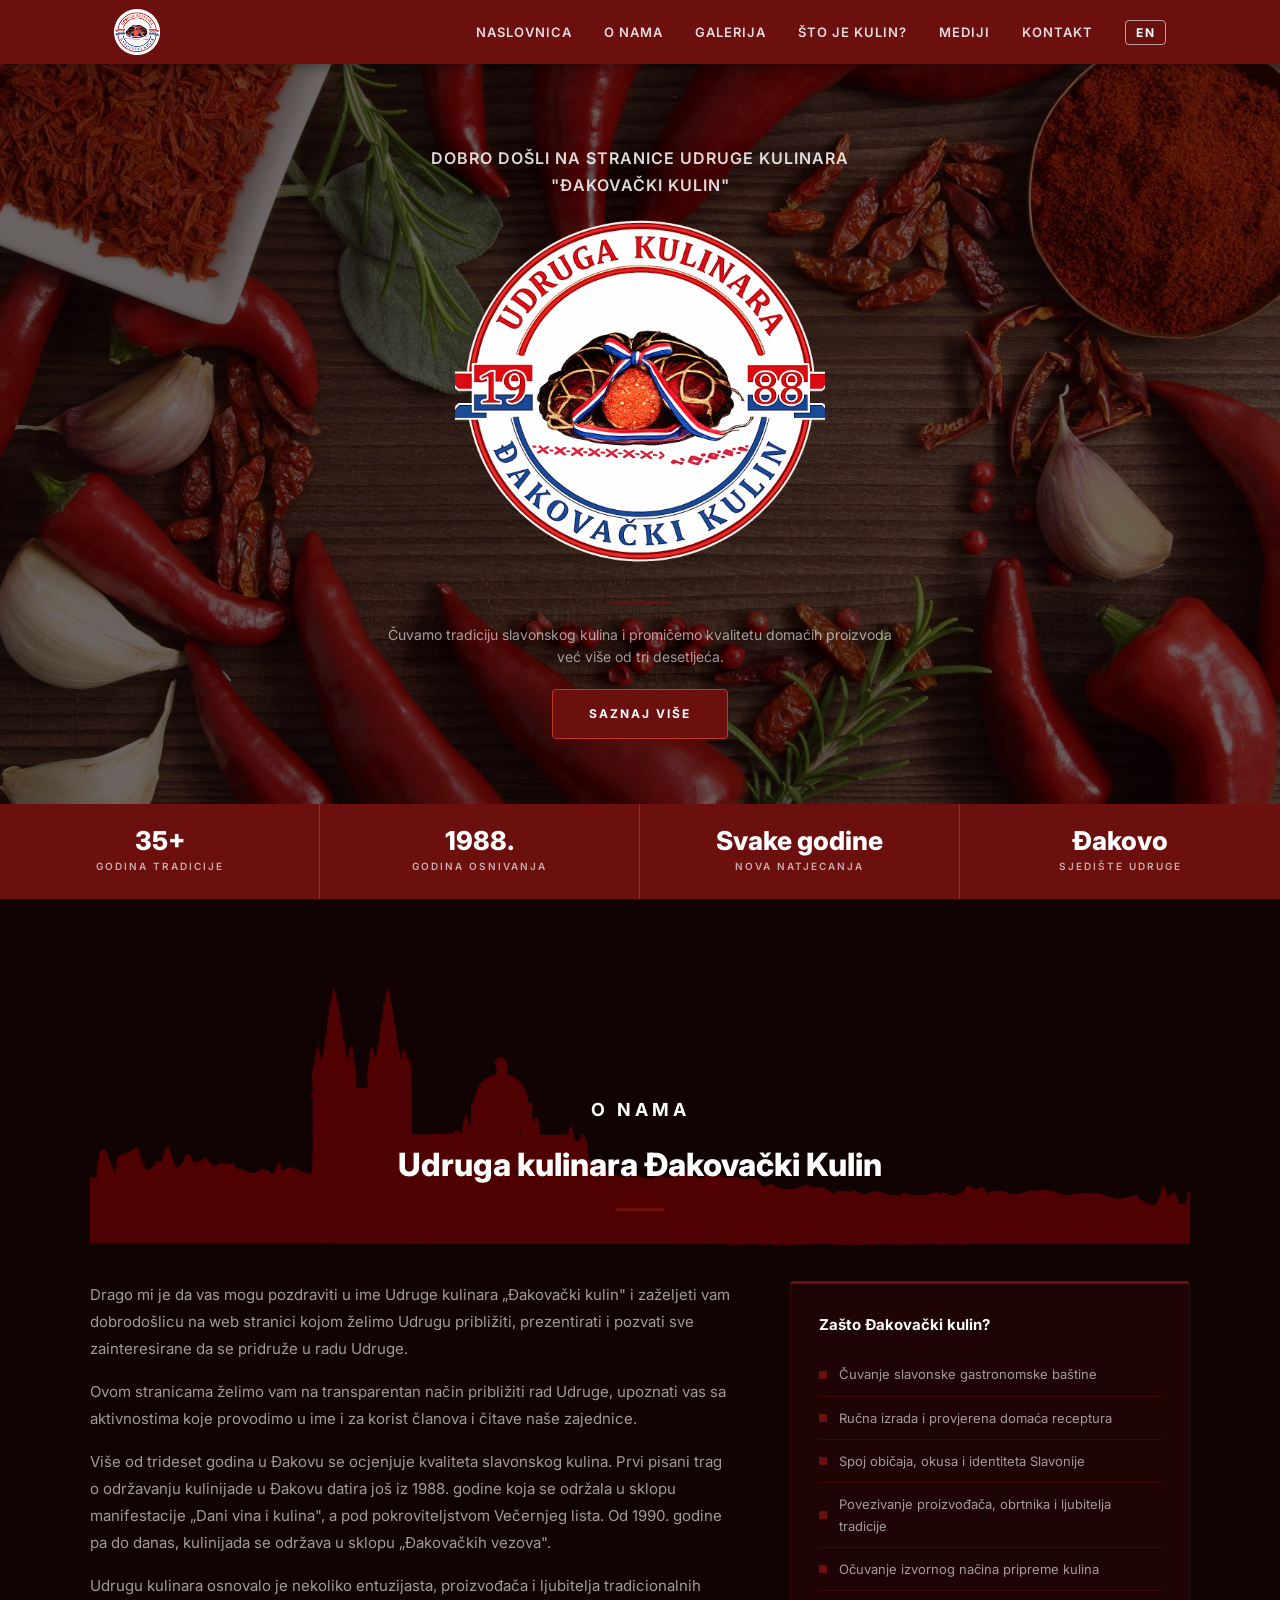
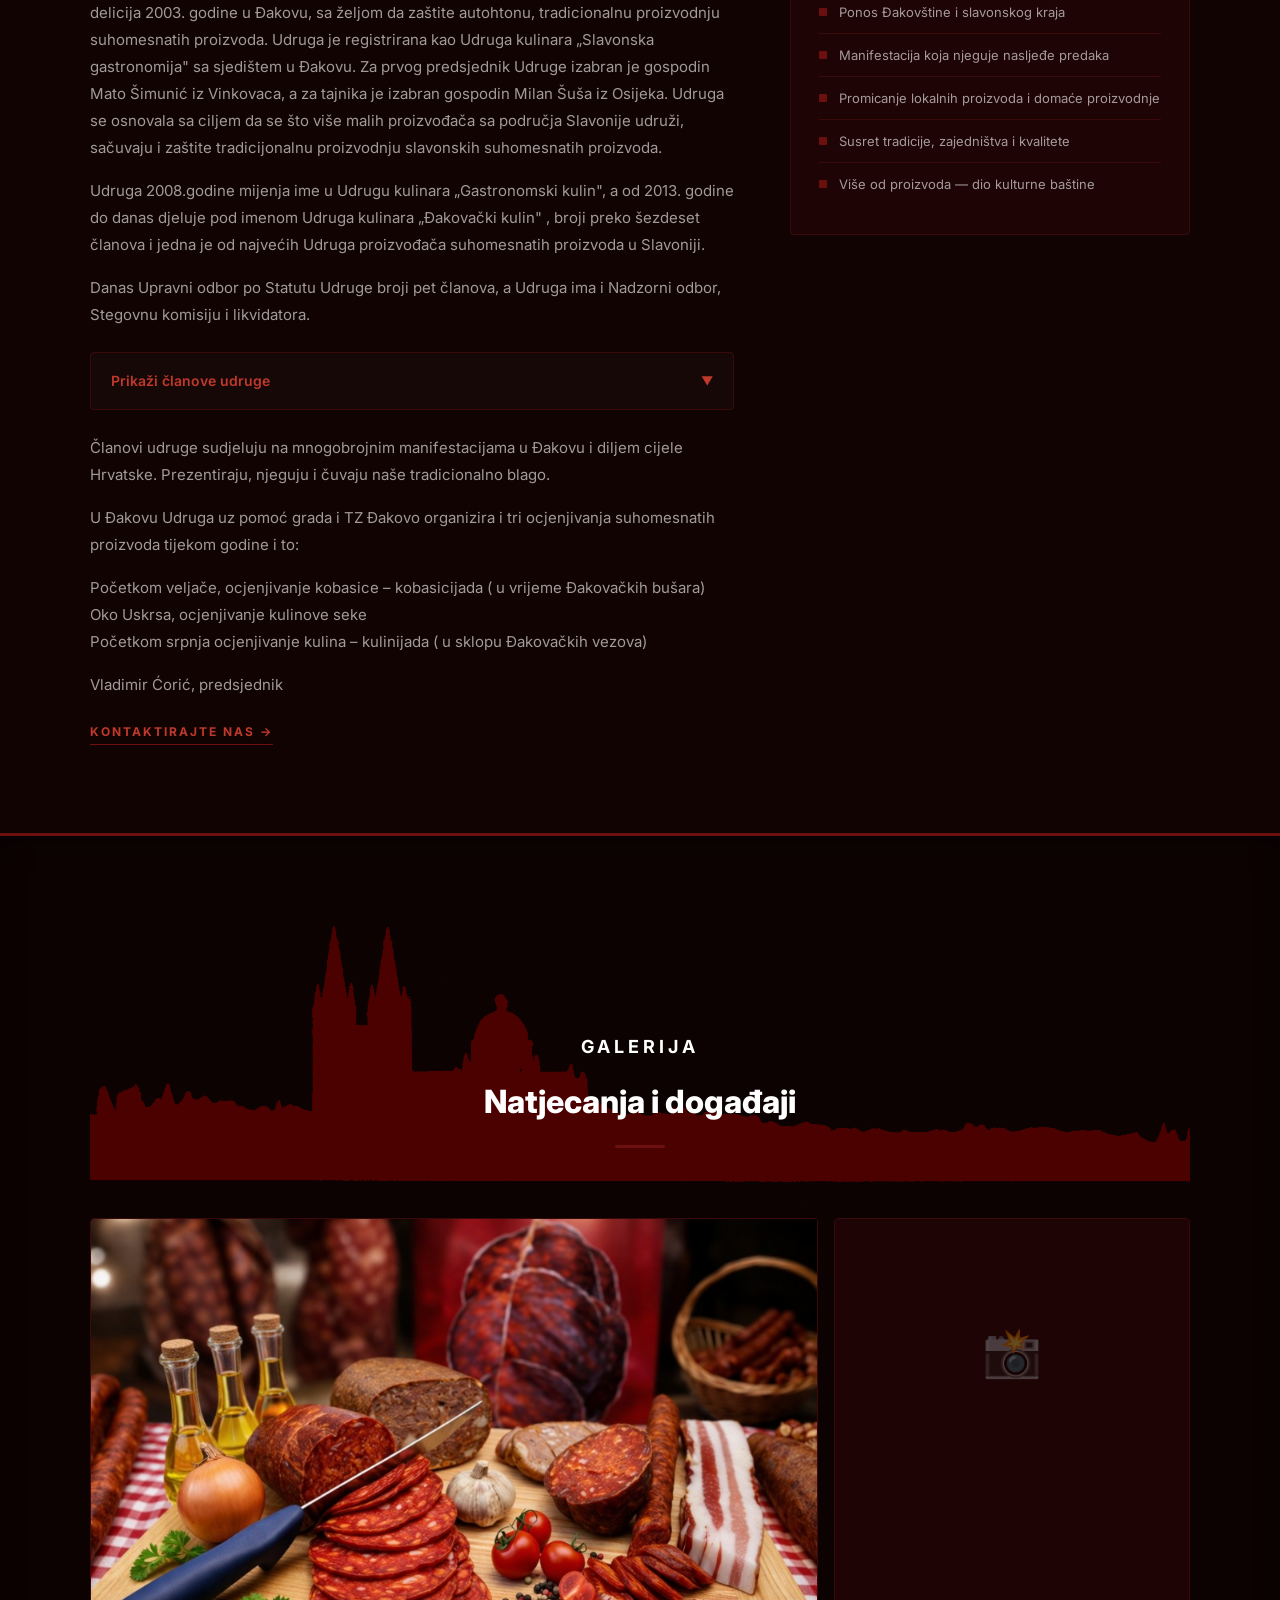
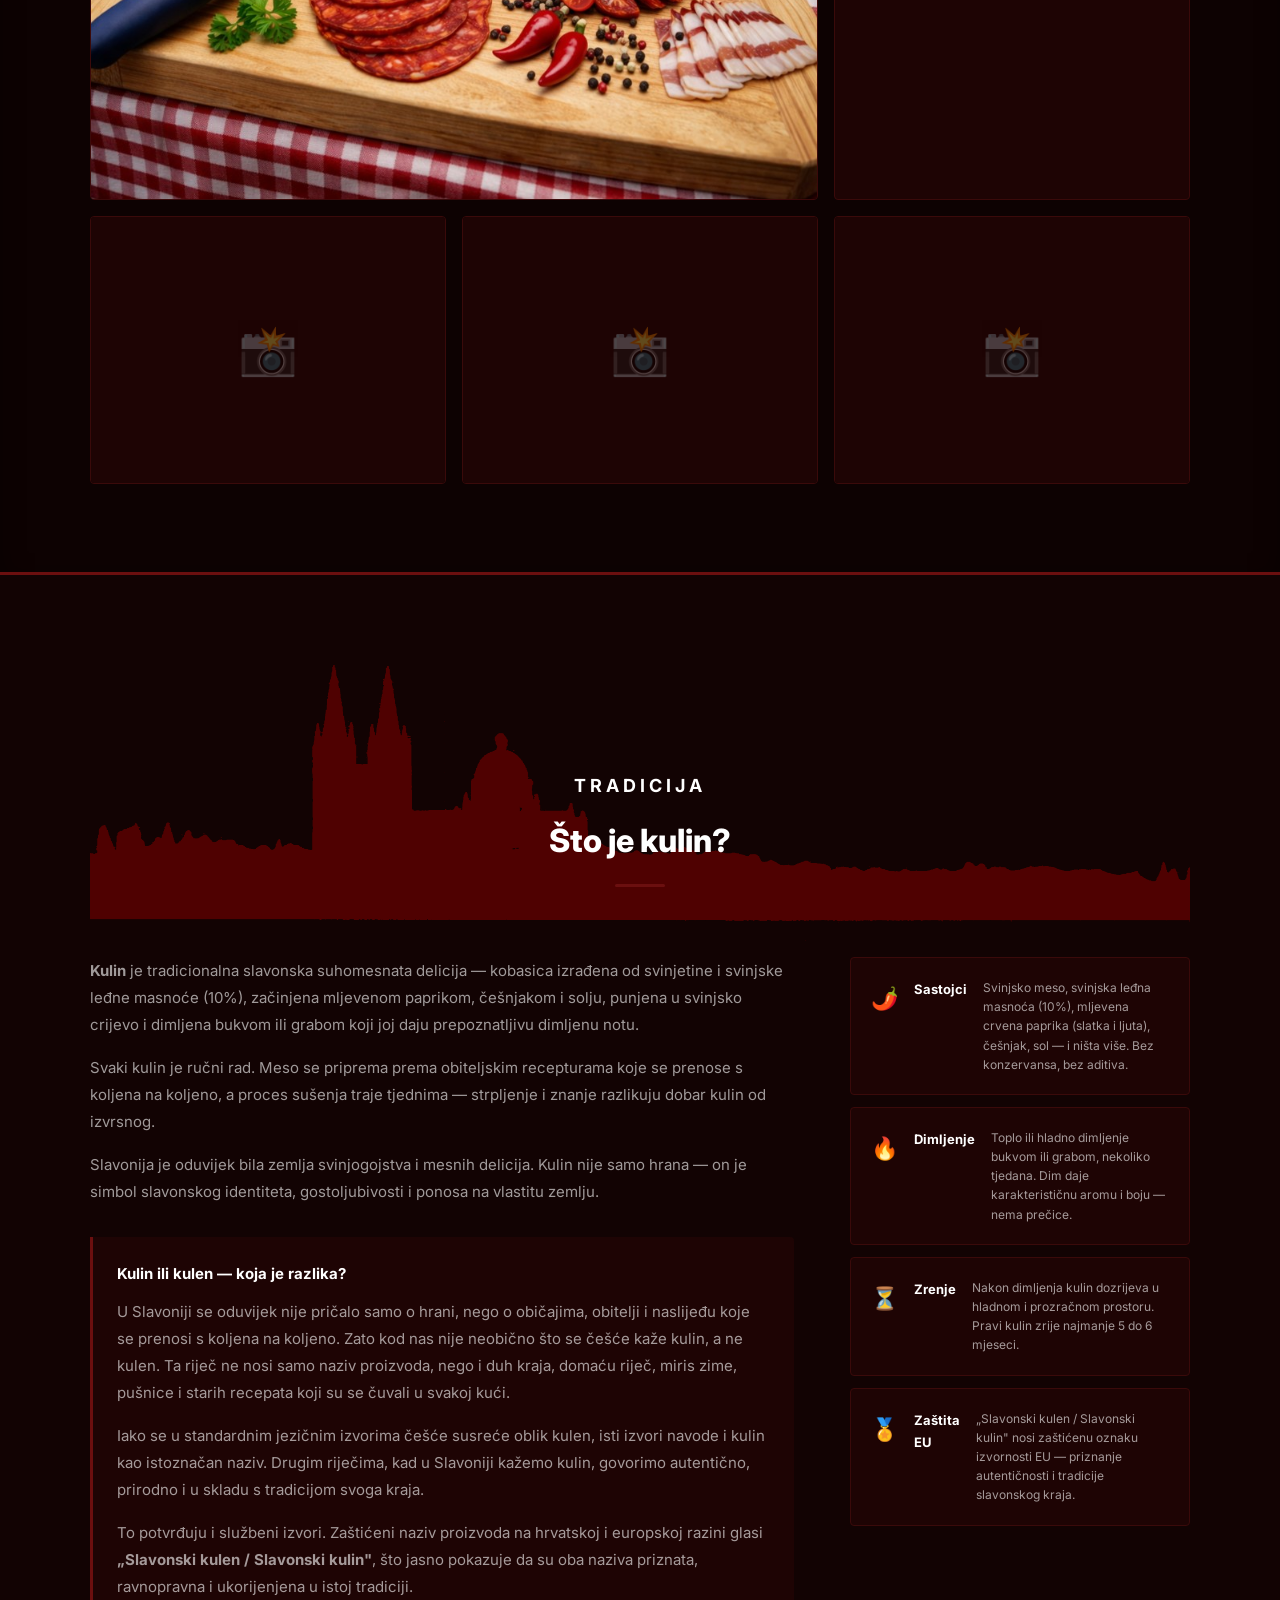
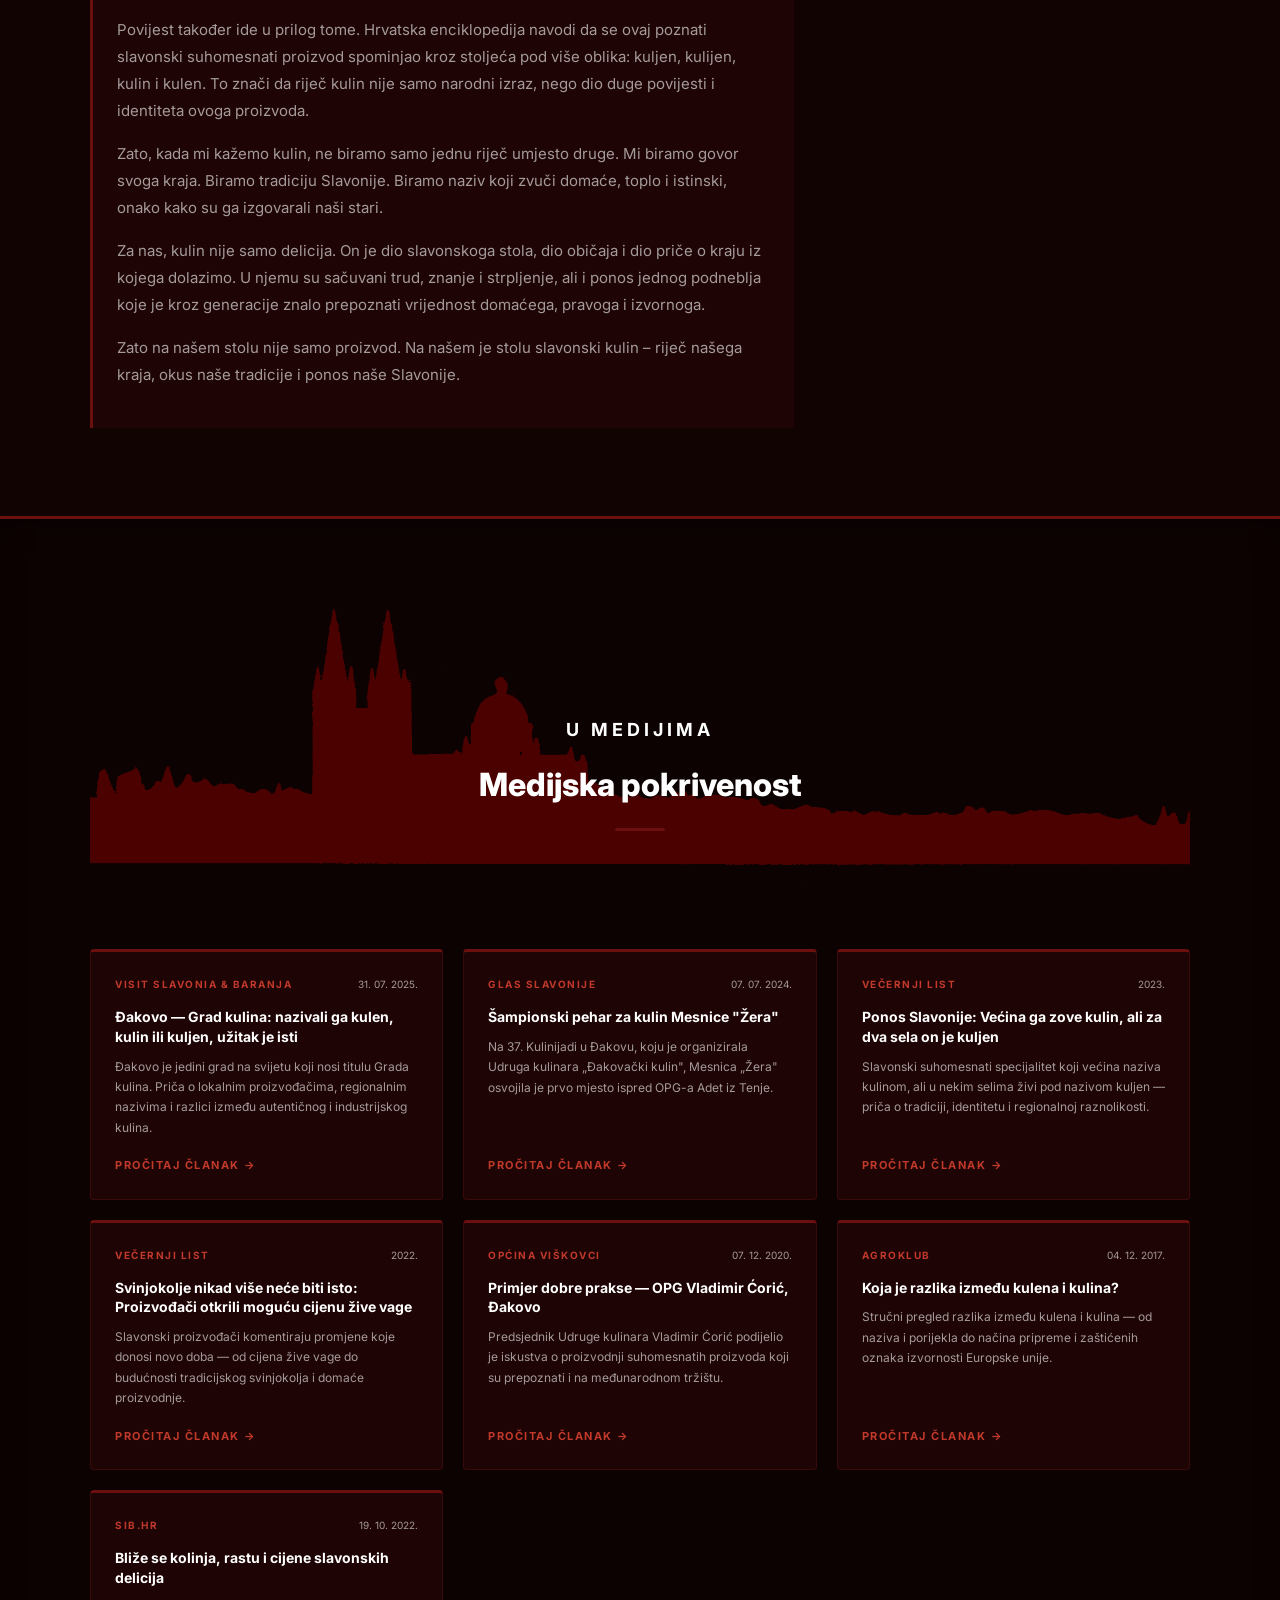
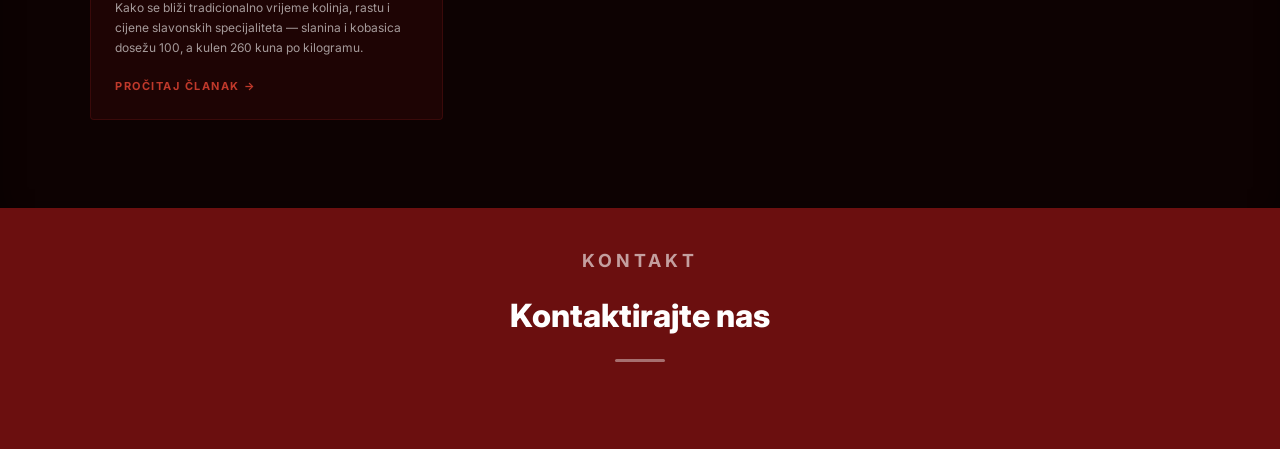
<file: index.html>
<!DOCTYPE html>
<html lang="hr">
<head>
  <meta charset="UTF-8">
  <meta name="viewport" content="width=device-width, initial-scale=1.0">
  <title>Đakovački Kulin — Udruga kulinara</title>
  <meta name="description" content="Udruga kulinara Đakovački Kulin čuva tradiciju slavonskog kulina i promiče kvalitetu domaćih proizvoda od 1988. godine. Natjecanja, izložbe, tradicijska gastroonomija Slavonije.">
  <meta name="keywords" content="Đakovački Kulin, udruga kulinara Đakovo, slavonski kulin, tradicija kulina, domaći kulin, kobasice Slavonija, kulinarstvo Đakovo, gastronomija Slavonija, kulin natjecanje" />
  <meta name="author" content="Udruga kulinara Đakovački Kulin" />
  <meta name="robots" content="index, follow" />
  <link rel="canonical" href="https://kulin-djakovo.com/" />

  <!-- Open Graph -->
  <meta property="og:type" content="website">
  <meta property="og:locale" content="hr_HR" />
  <meta property="og:url" content="https://kulin-djakovo.com/">
  <meta property="og:site_name" content="Đakovački Kulin" />
  <meta property="og:title" content="Đakovački Kulin — Udruga kulinara Đakovo">
  <meta property="og:description" content="Više od 35 godina čuvamo tradiciju slavonskog kulina kroz natjecanja i promicanje domaće kvalitete. Pridružite se svečanom kulinarskom nasljeđu Slavonije.">
  <meta property="og:image" content="https://kulin-djakovo.com/pictures/logo_veliki.png">
  <meta property="og:image:width" content="1200" />
  <meta property="og:image:height" content="630" />
  <meta property="og:image:alt" content="Đakovački Kulin — Udruga kulinara" />

  <!-- Twitter Card -->
  <meta name="twitter:card" content="summary_large_image" />
  <meta name="twitter:title" content="Đakovački Kulin — Udruga kulinara Đakovo" />
  <meta name="twitter:description" content="Više od 35 godina čuvamo tradiciju slavonskog kulina. Natjecanja, izložbe i promicanje domaće gastronomije Slavonije." />
  <meta name="twitter:image" content="https://kulin-djakovo.com/pictures/logo_veliki.png" />

  <!-- JSON-LD Organization -->
  <script type="application/ld+json">
  {
    "@context": "https://schema.org",
    "@type": "Organization",
    "name": "Udruga kulinara Đakovački Kulin",
    "description": "Udruga kulinara koja čuva tradiciju slavonskog kulina od 1988. godine.",
    "url": "https://kulin-djakovo.com",
    "foundingDate": "1988",
    "address": {
      "@type": "PostalAddress",
      "addressLocality": "Đakovo",
      "addressRegion": "Osječko-baranjska županija",
      "addressCountry": "HR"
    },
    "logo": "https://kulin-djakovo.com/pictures/logo_udruge.1.png",
    "image": "https://kulin-djakovo.com/pictures/logo_veliki.png",
    "sameAs": []
  }
  </script>

  <link rel="preconnect" href="https://fonts.googleapis.com">
  <link rel="preconnect" href="https://fonts.gstatic.com" crossorigin>
  <link href="https://fonts.googleapis.com/css2?family=Inter:wght@400;600;700;800&display=swap" rel="stylesheet">
  <link rel="icon" type="image/png" href="pictures/logo_udruge.1.png">
  <link rel="stylesheet" href="style.css">
</head>
<body>
  <a href="#glavni-sadrzaj" class="skip-link">Preskoči na sadržaj</a>
  <header class="site-header" id="vrh">
    <nav class="nav" aria-label="Glavna navigacija">
      <a href="#hero" class="nav-logo" aria-label="Povratak na vrh">
        <img src="pictures/logo_udruge.1.png" alt="Logo Đakovački Kulin" class="nav-logo-icon">
      </a>

      <button class="nav-toggle" id="navToggle" aria-expanded="false" aria-controls="navMenu" aria-label="Otvori navigacijski izbornik">
        <span class="nav-toggle-bar"></span>
        <span class="nav-toggle-bar"></span>
        <span class="nav-toggle-bar"></span>
      </button>

      <ul class="nav-menu" id="navMenu" role="list">
        <li><a href="#hero" class="nav-link">Naslovnica</a></li>
        <li><a href="#o-nama" class="nav-link">O nama</a></li>
        <li><a href="#galerija" class="nav-link">Galerija</a></li>
        <li><a href="#sto-je-kulin" class="nav-link">Što je kulin?</a></li>
        <li><a href="#mediji" class="nav-link">Mediji</a></li>
        <li><a href="#kontakt" class="nav-link">Kontakt</a></li>
        <li><a href="en/index.html" class="nav-lang-btn" aria-label="Switch to English">EN</a></li>
      </ul>
    </nav>
  </header>

  <main id="glavni-sadrzaj">
  <section class="hero" id="hero">
    <div class="hero-content">
      <p class="hero-welcome">DOBRO DOŠLI NA STRANICE UDRUGE KULINARA<br>"ĐAKOVAČKI KULIN"</p>
      <img src="pictures/logo_veliki.png" alt="Đakovački Kulin naslovna slika" class="hero-image">
      <div class="hero-divider" aria-hidden="true"></div>
      <p class="hero-sub">
        Čuvamo tradiciju slavonskog kulina i promičemo kvalitetu
        domaćih proizvoda već više od tri desetljeća.
      </p>
      <a href="#o-nama" class="hero-btn">Saznaj više</a>
    </div>
  </section>

  <div class="stats-bar" aria-label="Ključne činjenice o udruzi">
    <div class="stat-item">
      <span class="stat-num">35+</span>
      <span class="stat-lbl">Godina tradicije</span>
    </div>
    <div class="stat-item">
      <span class="stat-num">1988.</span>
      <span class="stat-lbl">Godina osnivanja</span>
    </div>
    <div class="stat-item">
      <span class="stat-num">Svake godine</span>
      <span class="stat-lbl">Nova natjecanja</span>
    </div>
    <div class="stat-item">
      <span class="stat-num">Đakovo</span>
      <span class="stat-lbl">Sjedište udruge</span>
    </div>
  </div>

  <section class="about" id="o-nama">
    <div class="section-header">
      <img src="pictures/katedrala.png" alt="" class="section-header-bg" aria-hidden="true">
      <p class="section-tag">O nama</p>
      <h2 class="section-title">Udruga kulinara Đakovački Kulin</h2>
      <div class="section-divider" aria-hidden="true"></div>
    </div>
    <div class="about-inner">
      <div class="about-text">
        <p class="about-body">
          Drago mi je da vas mogu pozdraviti u ime Udruge kulinara „Đakovački kulin" i zaželjeti vam dobrodošlicu na web stranici kojom želimo Udrugu približiti, prezentirati i pozvati sve zainteresirane da se pridruže u radu Udruge.
        </p>
        <p class="about-body">
          Ovom stranicama želimo vam na transparentan način približiti rad Udruge, upoznati vas sa aktivnostima koje provodimo u ime i za korist članova i čitave naše zajednice.
        </p>
        <p class="about-body">
          Više od trideset godina u Đakovu se ocjenjuje kvaliteta slavonskog kulina. Prvi pisani trag o održavanju kulinijade u Đakovu datira još iz 1988. godine koja se održala u sklopu manifestacije „Dani vina i kulina", a pod pokroviteljstvom Večernjeg lista. Od 1990. godine pa do danas, kulinijada se održava u sklopu „Đakovačkih vezova".
        </p>
        <p class="about-body">
          Udrugu kulinara osnovalo je nekoliko entuzijasta, proizvođača i ljubitelja tradicionalnih delicija 2003. godine u Đakovu, sa željom da zaštite autohtonu, tradicionalnu proizvodnju suhomesnatih proizvoda. Udruga je registrirana kao Udruga kulinara „Slavonska gastronomija" sa sjedištem u Đakovu. Za prvog predsjednik Udruge izabran je gospodin Mato Šimunić iz Vinkovaca, a za tajnika je izabran gospodin Milan Šuša iz Osijeka. Udruga se osnovala sa ciljem da se što više malih proizvođača sa područja Slavonije udruži, sačuvaju i zaštite tradicijonalnu proizvodnju slavonskih suhomesnatih proizvoda.
        </p>
        <p class="about-body">
          Udruga 2008.godine mijenja ime u Udrugu kulinara „Gastronomski kulin", a od 2013. godine do danas djeluje pod imenom Udruga kulinara „Đakovački kulin" , broji preko šezdeset članova i jedna je od najvećih Udruga proizvođača suhomesnatih proizvoda u Slavoniji.
        </p>
        <p class="about-body">
          Danas Upravni odbor po Statutu Udruge broji pet članova, a Udruga ima i Nadzorni odbor, Stegovnu komisiju i likvidatora.
        </p>

        <details class="about-details">
          <summary class="about-summary">Prikaži članove udruge</summary>
          <div class="about-details-content">
            <p class="about-body">
              <strong>Upravni odbor:</strong>
            </p>
            <p class="about-body">
              1. Vladimir Ćorić, predsjednik<br>
              2. Željko Šiško, potpredsjednik<br>
              3. Ivan Lukač, član<br>
              4. Mato Bošnjaković, član<br>
              5. Željko Butković, član
            </p>
            <p class="about-body">
              Tajnica Udruge je gđa. Đurđica Predrijevac iz Kuševca.
            </p>
            <p class="about-body">
              <strong>Nadzorni odbor:</strong>
            </p>
            <p class="about-body">
              1. Tihomir Papac, predsjednik<br>
              2. Josip Sikra, član<br>
              3. Nataša Šantić, član
            </p>
            <p class="about-body">
              <strong>Stegovna komisija:</strong>
            </p>
            <p class="about-body">
              1. Stjepan Majdak, predsjednik<br>
              2. Šimo Bježančević, član<br>
              3. Josip Skočibušić, član
            </p>
            <p class="about-body">
              <strong>Likvidator Udruge:</strong> Željko Rupčić, dipl.iur.
            </p>
          </div>
        </details>
        <p class="about-body">
          Članovi udruge sudjeluju na mnogobrojnim manifestacijama u Đakovu i diljem cijele Hrvatske. Prezentiraju, njeguju i čuvaju naše tradicionalno blago.
        </p>
        <p class="about-body">
          U Đakovu Udruga uz pomoć grada i TZ Đakovo organizira i tri ocjenjivanja suhomesnatih proizvoda tijekom godine i to:
        </p>
        <p class="about-body">
          Početkom veljače, ocjenjivanje kobasice – kobasicijada ( u vrijeme Đakovačkih bušara)<br>
          Oko Uskrsa, ocjenjivanje kulinove seke<br>
          Početkom srpnja ocjenjivanje kulina – kulinijada ( u sklopu Đakovačkih vezova)
        </p>
        <p class="about-body">
          Vladimir Ćorić, predsjednik
        </p>
        <a href="#kontakt" class="about-link">Kontaktirajte nas <span aria-hidden="true">→</span></a>
      </div>

      <aside class="about-card">
        <h3 class="about-card-title">Zašto Đakovački kulin?</h3>
        <ul class="about-card-list">
          <li class="about-card-item">
            <span class="about-card-dot" aria-hidden="true"></span>
            Čuvanje slavonske gastronomske baštine
          </li>
          <li class="about-card-item">
            <span class="about-card-dot" aria-hidden="true"></span>
            Ručna izrada i provjerena domaća receptura
          </li>
          <li class="about-card-item">
            <span class="about-card-dot" aria-hidden="true"></span>
            Spoj običaja, okusa i identiteta Slavonije
          </li>
          <li class="about-card-item">
            <span class="about-card-dot" aria-hidden="true"></span>
            Povezivanje proizvođača, obrtnika i ljubitelja tradicije
          </li>
          <li class="about-card-item">
            <span class="about-card-dot" aria-hidden="true"></span>
            Očuvanje izvornog načina pripreme kulina
          </li>
          <li class="about-card-item">
            <span class="about-card-dot" aria-hidden="true"></span>
            Ponos Đakovštine i slavonskog kraja
          </li>
          <li class="about-card-item">
            <span class="about-card-dot" aria-hidden="true"></span>
            Manifestacija koja njeguje nasljeđe predaka
          </li>
          <li class="about-card-item">
            <span class="about-card-dot" aria-hidden="true"></span>
            Promicanje lokalnih proizvoda i domaće proizvodnje
          </li>
          <li class="about-card-item">
            <span class="about-card-dot" aria-hidden="true"></span>
            Susret tradicije, zajedništva i kvalitete
          </li>
          <li class="about-card-item">
            <span class="about-card-dot" aria-hidden="true"></span>
            Više od proizvoda — dio kulturne baštine
          </li>
        </ul>
      </aside>
    </div>
  </section>

  <section class="gallery" id="galerija">
    <div class="gallery-inner">
      <div class="section-header">
        <img src="pictures/katedrala.png" alt="" class="section-header-bg" aria-hidden="true">
        <p class="section-tag">Galerija</p>
        <h2 class="section-title">Natjecanja i događaji</h2>
        <div class="section-divider" aria-hidden="true"></div>
      </div>

      <div class="gallery-grid">
        <figure class="gallery-item gallery-item--featured" tabindex="0">
          <img src="pictures/Title slika.jpg" alt="Đakovački vezovi — natjecanje u kulinu" class="gallery-img">
          <figcaption class="gallery-caption">Razna natjecanja</figcaption>
        </figure>

        <figure class="gallery-item" tabindex="0">
          <div class="gallery-placeholder" aria-hidden="true">
            <span class="gallery-placeholder-icon">📸</span>
          </div>
          <figcaption class="gallery-caption">Ocjenjivanje kvalitete</figcaption>
        </figure>

        <figure class="gallery-item" tabindex="0">
          <div class="gallery-placeholder" aria-hidden="true">
            <span class="gallery-placeholder-icon">📸</span>
          </div>
          <figcaption class="gallery-caption">Slavonska tradicija</figcaption>
        </figure>

        <figure class="gallery-item" tabindex="0">
          <div class="gallery-placeholder" aria-hidden="true">
            <span class="gallery-placeholder-icon">📸</span>
          </div>
          <figcaption class="gallery-caption">Natjecatelji</figcaption>
        </figure>

        <figure class="gallery-item" tabindex="0">
          <div class="gallery-placeholder" aria-hidden="true">
            <span class="gallery-placeholder-icon">📸</span>
          </div>
          <figcaption class="gallery-caption">Nagrade i priznanja</figcaption>
        </figure>
      </div>
    </div>
  </section>

  <section class="kulin-edu" id="sto-je-kulin">
    <div class="kulin-edu-inner">
      <div class="section-header">
        <img src="pictures/katedrala.png" alt="" class="section-header-bg" aria-hidden="true">
        <p class="section-tag">Tradicija</p>
        <h2 class="section-title">Što je kulin?</h2>
        <div class="section-divider" aria-hidden="true"></div>
      </div>

      <div class="kulin-edu-body">
        <div class="kulin-edu-text">
          <p class="about-body">
            <strong>Kulin</strong> je tradicionalna slavonska suhomesnata delicija — kobasica izrađena od svinjetine i svinjske leđne masnoće (10%), začinjena mljevenom paprikom, češnjakom i solju, punjena u svinjsko crijevo i dimljena bukvom ili grabom koji joj daju prepoznatljivu dimljenu notu.
          </p>
          <p class="about-body">
            Svaki kulin je ručni rad. Meso se priprema prema obiteljskim recepturama koje se prenose s koljena na koljeno, a proces sušenja traje tjednima — strpljenje i znanje razlikuju dobar kulin od izvrsnog.
          </p>
          <p class="about-body">
            Slavonija je oduvijek bila zemlja svinjogojstva i mesnih delicija. Kulin nije samo hrana — on je simbol slavonskog identiteta, gostoljubivosti i ponosa na vlastitu zemlju.
          </p>

          <div class="kulin-edu-razlika">
            <h3 class="kulin-edu-razlika-title">Kulin ili kulen — koja je razlika?</h3>
            <p class="about-body">
              U Slavoniji se oduvijek nije pričalo samo o hrani, nego o običajima, obitelji i naslijeđu koje se prenosi s koljena na koljeno. Zato kod nas nije neobično što se češće kaže kulin, a ne kulen. Ta riječ ne nosi samo naziv proizvoda, nego i duh kraja, domaću riječ, miris zime, pušnice i starih recepata koji su se čuvali u svakoj kući.
            </p>
            <p class="about-body">
              Iako se u standardnim jezičnim izvorima češće susreće oblik kulen, isti izvori navode i kulin kao istoznačan naziv. Drugim riječima, kad u Slavoniji kažemo kulin, govorimo autentično, prirodno i u skladu s tradicijom svoga kraja.
            </p>
            <p class="about-body">
              To potvrđuju i službeni izvori. Zaštićeni naziv proizvoda na hrvatskoj i europskoj razini glasi <strong>„Slavonski kulen / Slavonski kulin"</strong>, što jasno pokazuje da su oba naziva priznata, ravnopravna i ukorijenjena u istoj tradiciji.
            </p>
            <p class="about-body">
              Povijest također ide u prilog tome. Hrvatska enciklopedija navodi da se ovaj poznati slavonski suhomesnati proizvod spominjao kroz stoljeća pod više oblika: kuljen, kulijen, kulin i kulen. To znači da riječ kulin nije samo narodni izraz, nego dio duge povijesti i identiteta ovoga proizvoda.
            </p>
            <p class="about-body">
              Zato, kada mi kažemo kulin, ne biramo samo jednu riječ umjesto druge. Mi biramo govor svoga kraja. Biramo tradiciju Slavonije. Biramo naziv koji zvuči domaće, toplo i istinski, onako kako su ga izgovarali naši stari.
            </p>
            <p class="about-body">
              Za nas, kulin nije samo delicija. On je dio slavonskoga stola, dio običaja i dio priče o kraju iz kojega dolazimo. U njemu su sačuvani trud, znanje i strpljenje, ali i ponos jednog podneblja koje je kroz generacije znalo prepoznati vrijednost domaćega, pravoga i izvornoga.
            </p>
            <p class="about-body">
              Zato na našem stolu nije samo proizvod. Na našem je stolu slavonski kulin – riječ našega kraja, okus naše tradicije i ponos naše Slavonije.
            </p>
          </div>
        </div>

        <aside class="kulin-edu-cards">
          <div class="kulin-edu-card">
            <div class="kulin-edu-card-icon" aria-hidden="true">🌶️</div>
            <h4 class="kulin-edu-card-title">Sastojci</h4>
            <p class="kulin-edu-card-body">Svinjsko meso, svinjska leđna masnoća (10%), mljevena crvena paprika (slatka i ljuta), češnjak, sol — i ništa više. Bez konzervansa, bez aditiva.</p>
          </div>
          <div class="kulin-edu-card">
            <div class="kulin-edu-card-icon" aria-hidden="true">🔥</div>
            <h4 class="kulin-edu-card-title">Dimljenje</h4>
            <p class="kulin-edu-card-body">Toplo ili hladno dimljenje bukvom ili grabom, nekoliko tjedana. Dim daje karakterističnu aromu i boju — nema prečice.</p>
          </div>
          <div class="kulin-edu-card">
            <div class="kulin-edu-card-icon" aria-hidden="true">⏳</div>
            <h4 class="kulin-edu-card-title">Zrenje</h4>
            <p class="kulin-edu-card-body">Nakon dimljenja kulin dozrijeva u hladnom i prozračnom prostoru. Pravi kulin zrije najmanje 5 do 6 mjeseci.</p>
          </div>
          <div class="kulin-edu-card">
            <div class="kulin-edu-card-icon" aria-hidden="true">🏅</div>
            <h4 class="kulin-edu-card-title">Zaštita EU</h4>
            <p class="kulin-edu-card-body">„Slavonski kulen / Slavonski kulin" nosi zaštićenu oznaku izvornosti EU — priznanje autentičnosti i tradicije slavonskog kraja.</p>
          </div>
        </aside>
      </div>
    </div>
  </section>

  <section class="media" id="mediji">
    <div class="media-inner">
      <div class="section-header">
        <img src="pictures/katedrala.png" alt="" class="section-header-bg" aria-hidden="true">
        <p class="section-tag">U medijima</p>
        <h2 class="section-title">Medijska pokrivenost</h2>
        <div class="section-divider" aria-hidden="true"></div>
      </div>

      <div class="media-grid">

        <a class="media-card" href="https://visitslavoniabaranja.com/okusi-destinaciju/dakovo-grad-kulina-nazivali-ga-kulen-kulin-ili-kuljen-uzitak-je-isti/" target="_blank" rel="noopener noreferrer">
          <div class="media-card-top">
            <span class="media-card-portal">Visit Slavonia & Baranja</span>
            <span class="media-card-date">31. 07. 2025.</span>
          </div>
          <h3 class="media-card-title">Đakovo — Grad kulina: nazivali ga kulen, kulin ili kuljen, užitak je isti</h3>
          <p class="media-card-desc">Đakovo je jedini grad na svijetu koji nosi titulu Grada kulina. Priča o lokalnim proizvođačima, regionalnim nazivima i razlici između autentičnog i industrijskog kulina.</p>
          <span class="media-card-link">Pročitaj članak <span aria-hidden="true">→</span></span>
        </a>

        <a class="media-card" href="https://glas-slavonije.hr/regija/2024/07/07/sampionski-pehar-za-kulin-mesnice-zera-438818/" target="_blank" rel="noopener noreferrer">
          <div class="media-card-top">
            <span class="media-card-portal">Glas Slavonije</span>
            <span class="media-card-date">07. 07. 2024.</span>
          </div>
          <h3 class="media-card-title">Šampionski pehar za kulin Mesnice "Žera"</h3>
          <p class="media-card-desc">Na 37. Kulinijadi u Đakovu, koju je organizirala Udruga kulinara „Đakovački kulin", Mesnica „Žera" osvojila je prvo mjesto ispred OPG-a Adet iz Tenje.</p>
          <span class="media-card-link">Pročitaj članak <span aria-hidden="true">→</span></span>
        </a>

        <a class="media-card" href="https://www.vecernji.hr/vijesti/ponos-slavonije-vecina-ga-zove-kulin-ali-za-dva-sela-on-je-kuljen-1643251" target="_blank" rel="noopener noreferrer">
          <div class="media-card-top">
            <span class="media-card-portal">Večernji list</span>
            <span class="media-card-date">2023.</span>
          </div>
          <h3 class="media-card-title">Ponos Slavonije: Većina ga zove kulin, ali za dva sela on je kuljen</h3>
          <p class="media-card-desc">Slavonski suhomesnati specijalitet koji većina naziva kulinom, ali u nekim selima živi pod nazivom kuljen — priča o tradiciji, identitetu i regionalnoj raznolikosti.</p>
          <span class="media-card-link">Pročitaj članak <span aria-hidden="true">→</span></span>
        </a>

        <a class="media-card" href="https://www.vecernji.hr/vijesti/svinjokolje-nikad-vise-nece-biti-isto-proizvodaci-otkrili-mogucu-cijenu-zive-vage-1626337" target="_blank" rel="noopener noreferrer">
          <div class="media-card-top">
            <span class="media-card-portal">Večernji list</span>
            <span class="media-card-date">2022.</span>
          </div>
          <h3 class="media-card-title">Svinjokolje nikad više neće biti isto: Proizvođači otkrili moguću cijenu žive vage</h3>
          <p class="media-card-desc">Slavonski proizvođači komentiraju promjene koje donosi novo doba — od cijena žive vage do budućnosti tradicijskog svinjokolja i domaće proizvodnje.</p>
          <span class="media-card-link">Pročitaj članak <span aria-hidden="true">→</span></span>
        </a>

        <a class="media-card" href="https://www.viskovci.hr/primjer-dobre-prakse-opg-vladimir-coric-dakovo/" target="_blank" rel="noopener noreferrer">
          <div class="media-card-top">
            <span class="media-card-portal">Općina Viškovci</span>
            <span class="media-card-date">07. 12. 2020.</span>
          </div>
          <h3 class="media-card-title">Primjer dobre prakse — OPG Vladimir Ćorić, Đakovo</h3>
          <p class="media-card-desc">Predsjednik Udruge kulinara Vladimir Ćorić podijelio je iskustva o proizvodnji suhomesnatih proizvoda koji su prepoznati i na međunarodnom tržištu.</p>
          <span class="media-card-link">Pročitaj članak <span aria-hidden="true">→</span></span>
        </a>

        <a class="media-card" href="https://www.agroklub.com/stocarstvo/koja-je-razlika-izmedu-kulena-i-kulina/37718/" target="_blank" rel="noopener noreferrer">
          <div class="media-card-top">
            <span class="media-card-portal">Agroklub</span>
            <span class="media-card-date">04. 12. 2017.</span>
          </div>
          <h3 class="media-card-title">Koja je razlika između kulena i kulina?</h3>
          <p class="media-card-desc">Stručni pregled razlika između kulena i kulina — od naziva i porijekla do načina pripreme i zaštićenih oznaka izvornosti Europske unije.</p>
          <span class="media-card-link">Pročitaj članak <span aria-hidden="true">→</span></span>
        </a>

        <a class="media-card" href="https://sib.net.hr/vijesti/regija/76189/blize-se-kolinja-rastu-i-cijene-slavonskih-delicija-slanina-i-kobasica-na-100-a-kulen-na-260-kuna/" target="_blank" rel="noopener noreferrer">
          <div class="media-card-top">
            <span class="media-card-portal">SiB.hr</span>
            <span class="media-card-date">19. 10. 2022.</span>
          </div>
          <h3 class="media-card-title">Bliže se kolinja, rastu i cijene slavonskih delicija</h3>
          <p class="media-card-desc">Kako se bliži tradicionalno vrijeme kolinja, rastu i cijene slavonskih specijaliteta — slanina i kobasica dosežu 100, a kulen 260 kuna po kilogramu.</p>
          <span class="media-card-link">Pročitaj članak <span aria-hidden="true">→</span></span>
        </a>

      </div>
    </div>
  </section>

  <section class="contact" id="kontakt">
    <div class="contact-inner">
      <div class="section-header">
        <p class="section-tag section-tag--light">Kontakt</p>
        <h2 class="section-title">Kontaktirajte nas</h2>
        <div class="section-divider section-divider--light" aria-hidden="true"></div>
        <p class="co
</file>
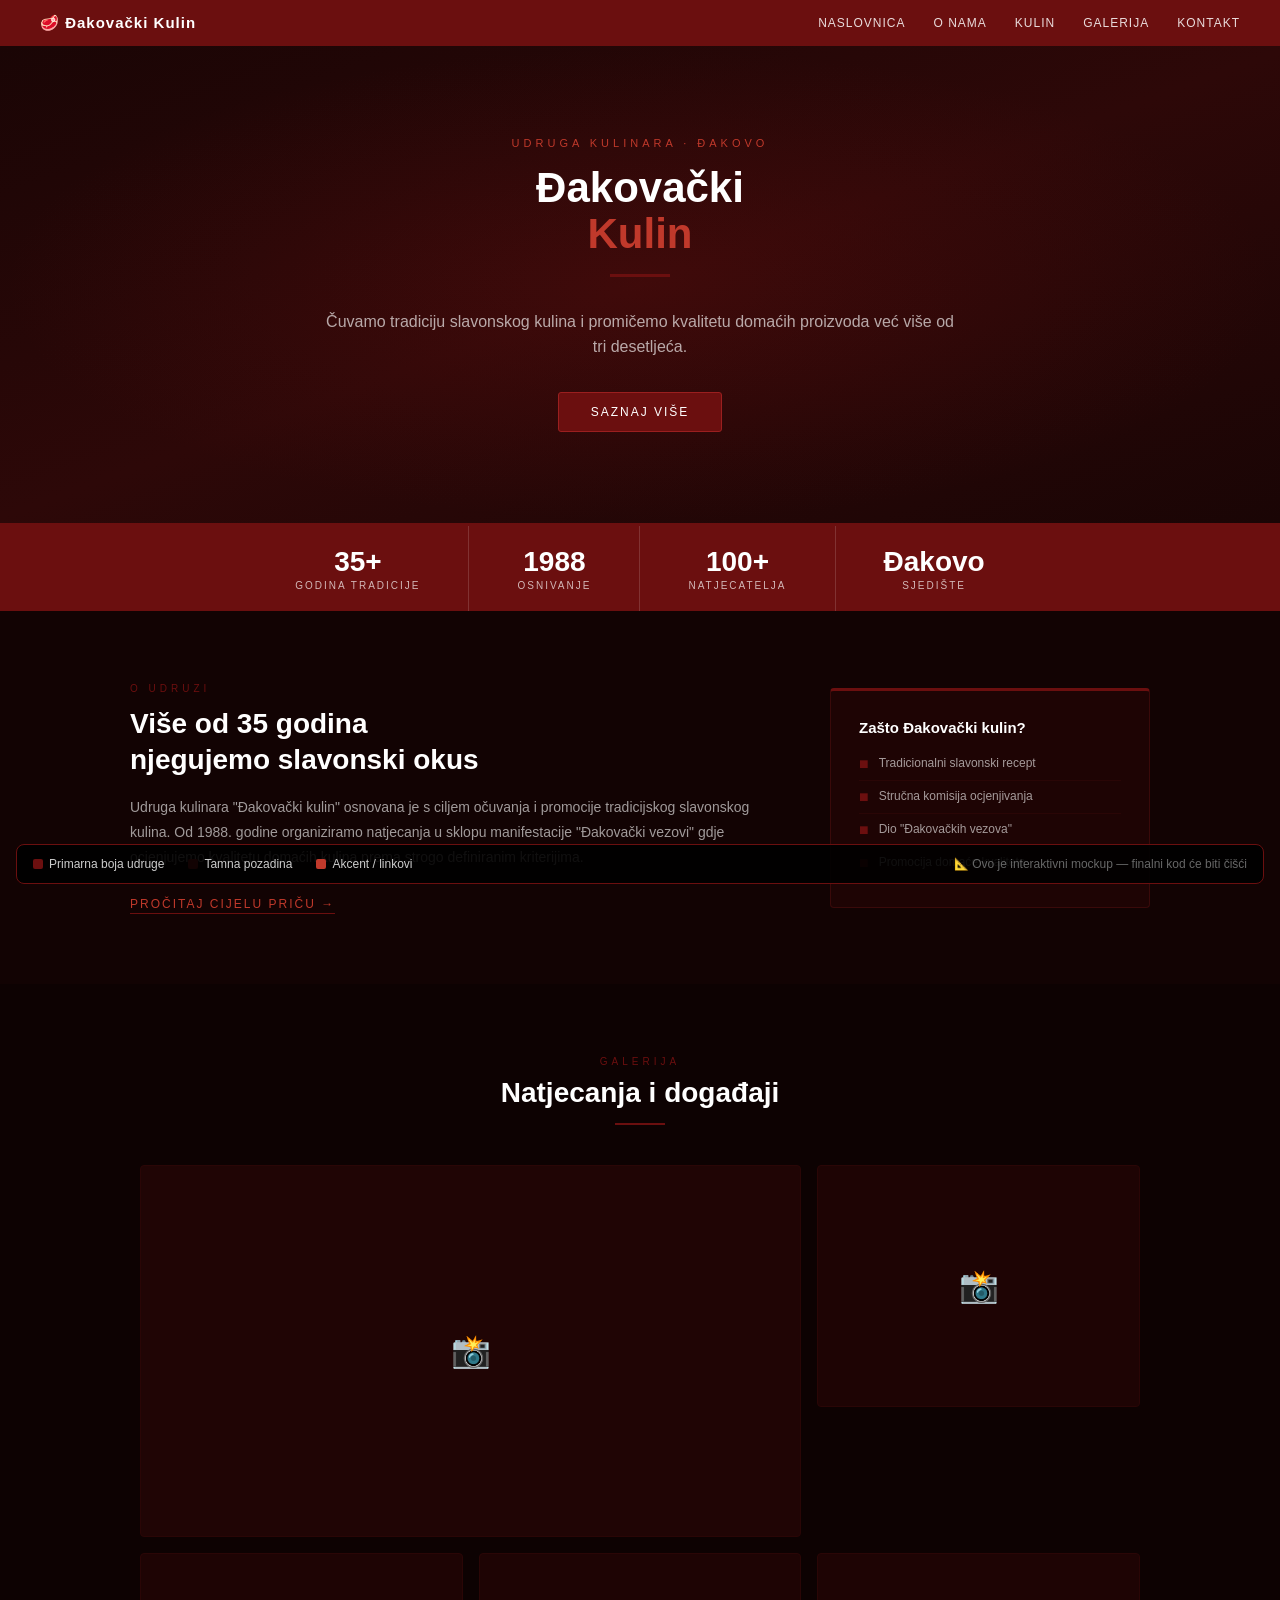
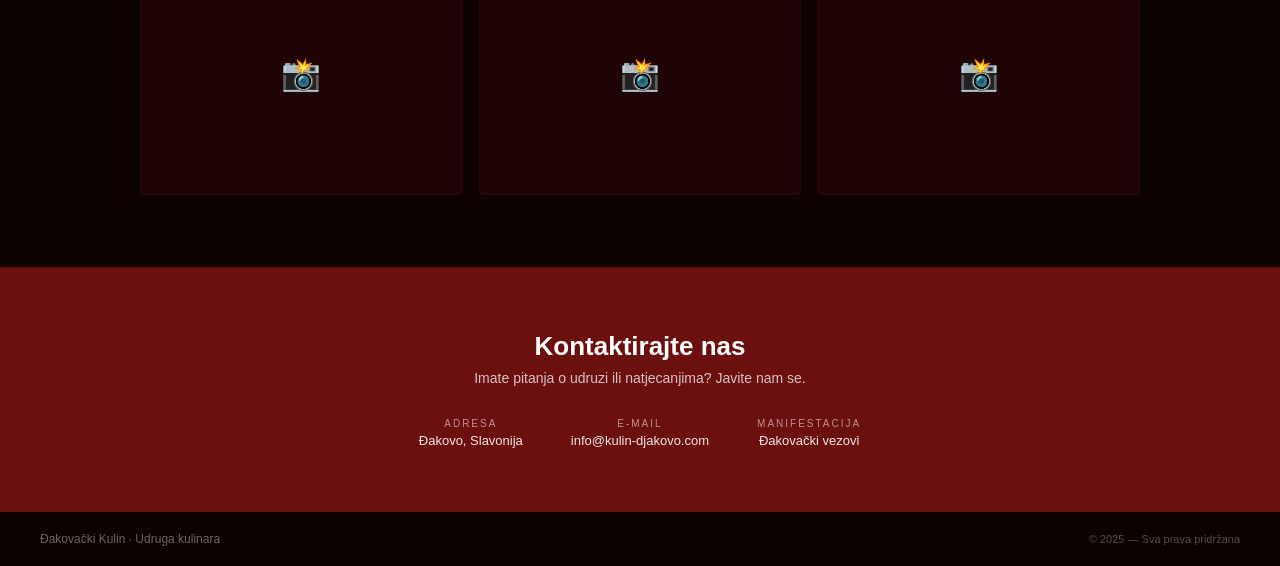
<file: .superpowers/brainstorm/383-1775818752/content/layout-mockup.html>
<!DOCTYPE html>
<html lang="hr">
<head>
<meta charset="UTF-8">
<meta name="viewport" content="width=device-width, initial-scale=1.0">
<title>Layout Mockup — Đakovački Kulin</title>
<style>
  * { box-sizing: border-box; margin: 0; padding: 0; }
  body { font-family: 'Segoe UI', sans-serif; background: #111; color: #eee; }

  /* ── LABEL ── */
  .section-label {
    position: absolute; top: 8px; left: 50%; transform: translateX(-50%);
    background: rgba(255,255,255,0.15); color: #fff; font-size: 10px;
    letter-spacing: 2px; text-transform: uppercase; padding: 3px 10px;
    border-radius: 20px; white-space: nowrap;
  }

  /* ── NAV ── */
  .nav {
    position: relative;
    background: #6b0f0f;
    display: flex; align-items: center; justify-content: space-between;
    padding: 14px 40px;
  }
  .nav-logo { color: #fff; font-size: 15px; font-weight: 700; letter-spacing: 1px; }
  .nav-links { display: flex; gap: 28px; }
  .nav-links a { color: rgba(255,255,255,0.85); font-size: 12px; text-decoration: none; letter-spacing: 1px; text-transform: uppercase; }
  .nav-links a:hover { color: #fff; }

  /* ── HERO ── */
  .hero {
    position: relative;
    background: linear-gradient(160deg, #1a0505 0%, #2d0808 50%, #1a0505 100%);
    min-height: 480px;
    display: flex; align-items: center; justify-content: center;
    text-align: center; padding: 80px 40px;
    border-bottom: 3px solid #6b0f0f;
  }
  .hero::before {
    content: '';
    position: absolute; inset: 0;
    background: radial-gradient(ellipse at center, rgba(107,15,15,0.3) 0%, transparent 70%);
  }
  .hero-content { position: relative; z-index: 1; max-width: 640px; }
  .hero-tag { color: #c0392b; font-size: 11px; letter-spacing: 4px; text-transform: uppercase; margin-bottom: 16px; }
  .hero-title { color: #fff; font-size: 42px; font-weight: 800; line-height: 1.1; margin-bottom: 16px; }
  .hero-title span { color: #c0392b; }
  .hero-sub { color: rgba(255,255,255,0.65); font-size: 16px; line-height: 1.6; margin-bottom: 32px; }
  .hero-divider { width: 60px; height: 3px; background: #6b0f0f; margin: 0 auto 32px; }
  .hero-btn {
    display: inline-block; background: #6b0f0f; color: #fff;
    padding: 12px 32px; border-radius: 3px; font-size: 12px;
    letter-spacing: 2px; text-transform: uppercase; text-decoration: none;
    border: 1px solid #9b1f1f;
  }

  /* ── STATS BAR ── */
  .stats-bar {
    position: relative;
    background: #6b0f0f;
    display: flex; justify-content: center; gap: 0;
  }
  .stat-item {
    padding: 20px 48px; text-align: center;
    border-right: 1px solid rgba(255,255,255,0.15);
  }
  .stat-item:last-child { border-right: none; }
  .stat-num { color: #fff; font-size: 28px; font-weight: 800; }
  .stat-lbl { color: rgba(255,255,255,0.7); font-size: 10px; letter-spacing: 2px; text-transform: uppercase; margin-top: 2px; }

  /* ── O UDRUZI ── */
  .about {
    position: relative;
    background: #120303; padding: 72px 40px;
    display: flex; gap: 48px; align-items: center;
    max-width: 1100px; margin: 0 auto;
  }
  .about-text { flex: 1; }
  .about-tag { color: #6b0f0f; font-size: 10px; letter-spacing: 4px; text-transform: uppercase; margin-bottom: 12px; }
  .about-title { color: #fff; font-size: 28px; font-weight: 700; margin-bottom: 16px; line-height: 1.3; }
  .about-body { color: rgba(255,255,255,0.6); font-size: 14px; line-height: 1.8; margin-bottom: 24px; }
  .about-link { color: #c0392b; font-size: 12px; letter-spacing: 2px; text-transform: uppercase; text-decoration: none; border-bottom: 1px solid #6b0f0f; padding-bottom: 2px; }
  .about-card {
    width: 320px; flex-shrink: 0;
    background: #1e0404; border: 1px solid #3a0a0a;
    border-top: 3px solid #6b0f0f; border-radius: 4px;
    padding: 28px; font-size: 13px;
  }
  .about-card-title { color: #fff; font-weight: 700; margin-bottom: 12px; font-size: 15px; }
  .about-card-item { color: rgba(255,255,255,0.6); padding: 8px 0; border-bottom: 1px solid #2a0606; display: flex; gap: 10px; align-items: flex-start; font-size: 12px; }
  .about-card-item:last-child { border-bottom: none; }
  .about-card-dot { color: #6b0f0f; font-size: 16px; line-height: 1; flex-shrink: 0; }

  /* ── GALERIJA ── */
  .gallery-section {
    position: relative;
    background: #0d0202; padding: 72px 40px;
  }
  .section-header { text-align: center; margin-bottom: 40px; }
  .section-tag { color: #6b0f0f; font-size: 10px; letter-spacing: 4px; text-transform: uppercase; margin-bottom: 10px; }
  .section-title { color: #fff; font-size: 28px; font-weight: 700; }
  .section-divider { width: 50px; height: 2px; background: #6b0f0f; margin: 14px auto 0; }
  .gallery-grid {
    display: grid; grid-template-columns: repeat(3, 1fr); gap: 16px;
    max-width: 1000px; margin: 0 auto;
  }
  .gallery-item {
    aspect-ratio: 4/3; background: #1e0404;
    border: 1px solid #2a0606; border-radius: 4px;
    display: flex; align-items: center; justify-content: center;
    color: #3a0a0a; font-size: 32px; position: relative; overflow: hidden;
  }
  .gallery-item:first-child {
    grid-column: span 2; aspect-ratio: 16/9;
  }
  .gallery-overlay {
    position: absolute; inset: 0; background: rgba(107,15,15,0.7);
    display: flex; align-items: flex-end; padding: 16px;
    opacity: 0;
  }
  .gallery-caption { color: #fff; font-size: 11px; letter-spacing: 1px; }

  /* ── KONTAKT ── */
  .contact-section {
    position: relative;
    background: #6b0f0f; padding: 64px 40px; text-align: center;
  }
  .contact-title { color: #fff; font-size: 26px; font-weight: 700; margin-bottom: 8px; }
  .contact-sub { color: rgba(255,255,255,0.75); font-size: 14px; margin-bottom: 32px; }
  .contact-items { display: flex; justify-content: center; gap: 48px; flex-wrap: wrap; }
  .contact-item { color: rgba(255,255,255,0.9); font-size: 13px; }
  .contact-item-label { font-size: 10px; letter-spacing: 2px; text-transform: uppercase; color: rgba(255,255,255,0.55); margin-bottom: 4px; }

  /* ── FOOTER ── */
  .footer {
    background: #0a0101; padding: 20px 40px;
    display: flex; justify-content: space-between; align-items: center;
  }
  .footer-logo { color: rgba(255,255,255,0.4); font-size: 12px; }
  .footer-copy { color: rgba(255,255,255,0.3); font-size: 11px; }

  /* ── ANNOTATION ── */
  .annotation {
    position: fixed; bottom: 16px; right: 16px; left: 16px;
    background: rgba(0,0,0,0.9); border: 1px solid #6b0f0f;
    border-radius: 8px; padding: 12px 16px;
    font-size: 12px; color: #ccc; z-index: 1000;
    display: flex; gap: 24px; flex-wrap: wrap;
  }
  .ann-item { display: flex; align-items: center; gap: 6px; }
  .ann-dot { width: 10px; height: 10px; border-radius: 2px; flex-shrink: 0; }
</style>
</head>
<body>

<!-- NAV -->
<nav class="nav">
  <div class="nav-logo">🥩 Đakovački Kulin</div>
  <div class="nav-links">
    <a href="#">Naslovnica</a>
    <a href="#">O nama</a>
    <a href="#">Kulin</a>
    <a href="#">Galerija</a>
    <a href="#">Kontakt</a>
  </div>
</nav>

<!-- HERO -->
<section class="hero">
  <div class="hero-content">
    <div class="hero-tag">Udruga kulinara · Đakovo</div>
    <h1 class="hero-title">Đakovački<br><span>Kulin</span></h1>
    <div class="hero-divider"></div>
    <p class="hero-sub">Čuvamo tradiciju slavonskog kulina i promičemo kvalitetu domaćih proizvoda već više od tri desetljeća.</p>
    <a href="#" class="hero-btn">Saznaj više</a>
  </div>
</section>

<!-- STATS BAR -->
<div class="stats-bar">
  <div class="stat-item"><div class="stat-num">35+</div><div class="stat-lbl">Godina tradicije</div></div>
  <div class="stat-item"><div class="stat-num">1988</div><div class="stat-lbl">Osnivanje</div></div>
  <div class="stat-item"><div class="stat-num">100+</div><div class="stat-lbl">Natjecatelja</div></div>
  <div class="stat-item"><div class="stat-num">Đakovo</div><div class="stat-lbl">Sjedište</div></div>
</div>

<!-- O UDRUZI -->
<div style="background:#120303;">
<div class="about">
  <div class="about-text">
    <div class="about-tag">O udruzi</div>
    <h2 class="about-title">Više od 35 godina<br>njegujemo slavonski okus</h2>
    <p class="about-body">Udruga kulinara "Đakovački kulin" osnovana je s ciljem očuvanja i promocije tradicijskog slavonskog kulina. Od 1988. godine organiziramo natjecanja u sklopu manifestacije "Đakovački vezovi" gdje ocjenjujemo kvalitetu domaćih kulina prema strogo definiranim kriterijima.</p>
    <a href="#" class="about-link">Pročitaj cijelu priču →</a>
  </div>
  <div class="about-card">
    <div class="about-card-title">Zašto Đakovački kulin?</div>
    <div class="about-card-item"><span class="about-card-dot">■</span>Tradicionalni slavonski recept</div>
    <div class="about-card-item"><span class="about-card-dot">■</span>Stručna komisija ocjenjivanja</div>
    <div class="about-card-item"><span class="about-card-dot">■</span>Dio "Đakovačkih vezova"</div>
    <div class="about-card-item"><span class="about-card-dot">■</span>Promocija domaće kvalitete</div>
  </div>
</div>
</div>

<!-- GALERIJA -->
<section class="gallery-section">
  <div class="section-header">
    <div class="section-tag">Galerija</div>
    <h2 class="section-title">Natjecanja i događaji</h2>
    <div class="section-divider"></div>
  </div>
  <div class="gallery-grid">
    <div class="gallery-item" style="background:#200505;">📸</div>
    <div class="gallery-item">📸</div>
    <div class="gallery-item">📸</div>
    <div class="gallery-item">📸</div>
    <div class="gallery-item">📸</div>
  </div>
</section>

<!-- KONTAKT -->
<section class="contact-section">
  <h2 class="contact-title">Kontaktirajte nas</h2>
  <p class="contact-sub">Imate pitanja o udruzi ili natjecanjima? Javite nam se.</p>
  <div class="contact-items">
    <div class="contact-item"><div class="contact-item-label">Adresa</div>Đakovo, Slavonija</div>
    <div class="contact-item"><div class="contact-item-label">E-mail</div>info@kulin-djakovo.com</div>
    <div class="contact-item"><div class="contact-item-label">Manifestacija</div>Đakovački vezovi</div>
  </div>
</section>

<!-- FOOTER -->
<footer class="footer">
  <div class="footer-logo">Đakovački Kulin · Udruga kulinara</div>
  <div class="footer-copy">© 2025 — Sva prava pridržana</div>
</footer>

<!-- ANNOTATION -->
<div class="annotation">
  <div class="ann-item"><div class="ann-dot" style="background:#6b0f0f;"></div> Primarna boja udruge</div>
  <div class="ann-item"><div class="ann-dot" style="background:#120303;"></div> Tamna pozadina</div>
  <div class="ann-item"><div class="ann-dot" style="background:#c0392b;"></div> Akcent / linkovi</div>
  <span style="color:#666; margin-left:auto;">📐 Ovo je interaktivni mockup — finalni kod će biti čišći</span>
</div>

</body>
</html>
</file>
<file: style.css>
/* ── VARIJABLE ── */
:root {
  --color-brand:       #6b0f0f;
  --color-brand-light: #c0392b;
  --color-bg:          #120303;
  --color-bg-alt:      #0d0202;
  --color-surface:     #1e0404;
  --color-border:      #3a0a0a;
  --color-brand-dark:  #550c0c;
  --color-bg-deep:     #0a0101;
  --color-white:       #ffffff;
  --color-muted:       rgba(255, 255, 255, 0.6);

  --font-family: 'Inter', system-ui, sans-serif;
  --max-width: 1100px;
  --radius: 4px;
  --transition: 0.2s ease;
}

/* ── RESET ── */
*, *::before, *::after {
  box-sizing: border-box;
  margin: 0;
  padding: 0;
}

html {
  scroll-behavior: smooth;
}

body {
  font-family: var(--font-family);
  background: url('pictures/Spice-backgrounds.jpg') no-repeat center center fixed;
  background-size: cover;
  color: var(--color-white);
  line-height: 1.7;
  -webkit-font-smoothing: antialiased;
}

img {
  max-width: 100%;
  display: block;
}

a {
  color: inherit;
  text-decoration: none;
}

/* ── NAVIGACIJA ── */
.site-header {
  position: sticky;
  top: 0;
  z-index: 100;
  background: var(--color-brand);
  box-shadow: 0 2px 12px rgba(0, 0, 0, 0.4);
}

.nav {
  display: flex;
  align-items: center;
  justify-content: space-between;
  max-width: var(--max-width);
  margin: 0 auto;
  padding: 0 24px;
  height: 64px;
}

.nav-logo {
  display: flex;
  align-items: center;
  gap: 10px;
  font-weight: 700;
  font-size: 16px;
  letter-spacing: 0.5px;
  color: var(--color-white);
  transition: opacity var(--transition);
}

.nav-logo:hover { opacity: 0.85; }
.nav-logo-icon { height: 46px; width: auto; }

.nav-menu {
  display: flex;
  list-style: none;
  gap: 32px;
}

.nav-link {
  color: rgba(255, 255, 255, 0.85);
  font-size: 13px;
  font-weight: 600;
  letter-spacing: 1px;
  text-transform: uppercase;
  transition: color var(--transition);
  padding: 4px 0;
  border-bottom: 2px solid transparent;
}

.nav-link:hover {
  color: var(--color-white);
  border-bottom-color: rgba(255, 255, 255, 0.5);
}

.nav-lang-btn {
  color: var(--color-white);
  font-size: 12px;
  font-weight: 700;
  letter-spacing: 1.5px;
  text-transform: uppercase;
  border: 1.5px solid rgba(255, 255, 255, 0.6);
  border-radius: 4px;
  padding: 4px 10px;
  transition: background 0.2s, border-color 0.2s;
}

.nav-lang-btn:hover {
  background: rgba(255, 255, 255, 0.15);
  border-color: var(--color-white);
}

/* Hamburger button — hidden on desktop */
.nav-toggle {
  display: none;
  flex-direction: column;
  justify-content: center;
  gap: 5px;
  background: none;
  border: none;
  cursor: pointer;
  padding: 8px;
}

.nav-toggle-bar {
  display: block;
  width: 24px;
  height: 2px;
  background: var(--color-white);
  border-radius: 2px;
  transition: transform var(--transition), opacity var(--transition);
}

/* Mobile nav */
@media (max-width: 767px) {
  .nav-toggle { display: flex; }

  .nav-menu {
    display: none;
    position: absolute;
    top: 64px;
    left: 0;
    right: 0;
    background: var(--color-brand);
    flex-direction: column;
    gap: 0;
    padding: 8px 0 16px;
    border-top: 1px solid rgba(255, 255, 255, 0.15);
  }

  .nav-menu.is-open { display: flex; }

  .nav-link {
    display: block;
    padding: 12px 24px;
    border-bottom: none;
    font-size: 14px;
  }

  /* Hamburger → X animation */
  .nav-toggle[aria-expanded="true"] .nav-toggle-bar:nth-child(1) {
    transform: translateY(7px) rotate(45deg);
  }
  .nav-toggle[aria-expanded="true"] .nav-toggle-bar:nth-child(2) {
    opacity: 0;
  }
  .nav-toggle[aria-expanded="true"] .nav-toggle-bar:nth-child(3) {
    transform: translateY(-7px) rotate(-45deg);
  }
}

/* ── HERO ── */
.hero {
  position: relative;
  height: calc(100dvh - 160px);
  display: flex;
  align-items: center;
  justify-content: center;
  text-align: center;
  padding: 40px 24px 24px;
  background: url('pictures/Spice-backgrounds.jpg') no-repeat center center fixed;
  background-size: cover;
  overflow: hidden;
}

.hero::before {
  content: '';
  position: absolute;
  inset: 0;
  background: rgba(10, 1, 1, 0.6);
  pointer-events: none;
}

.hero-content {
  position: relative;
  z-index: 1;
  max-width: 680px;
}

.hero-welcome {
  color: rgba(255, 255, 255, 0.85);
  font-size: 16px;
  font-weight: 600;
  text-align: center;
  margin-bottom: 16px;
  text-shadow: 0 10px 30px rgba(0, 0, 0, 0.45);
  letter-spacing: 1px;
}

.hero-tag,
.hero-title,
.hero-sub {
  color: #ffffff;
  text-shadow: 0 10px 30px rgba(0, 0, 0, 0.45);
}

.hero-tag {
  color: var(--color-brand-light);
  font-size: 16px;
  font-weight: 700;
  letter-spacing: 4px;
  text-transform: uppercase;
  margin-bottom: 20px;
}

.hero-title {
  font-size: clamp(40px, 8vw, 80px);
  font-weight: 800;
  line-height: 1.05;
  letter-spacing: -1px;
  margin-bottom: 24px;
}

.hero-title-accent {
  color: var(--color-brand-light);
}

.hero-image {
  display: block;
  max-width: 370px;
  margin: 16px auto;
  border-radius: 0;
  box-shadow: none;
}

.hero-divider {
  width: 60px;
  height: 3px;
  background: var(--color-brand);
  margin: 0 auto 20px;
  border-radius: 2px;
}

.hero-sub {
  color: var(--color-muted);
  font-size: 14px;
  line-height: 1.6;
  max-width: 520px;
  margin: 0 auto 20px;
}

.hero-btn {
  display: inline-block;
  background: var(--color-brand);
  color: var(--color-white);
  padding: 14px 36px;
  border-radius: var(--radius);
  font-size: 12px;
  font-weight: 700;
  letter-spacing: 2px;
  text-transform: uppercase;
  border: 1px solid var(--color-brand-light);
  transition: background var(--transition), transform var(--transition);
}

.hero-btn:hover {
  background: var(--color-brand-light);
  transform: translateY(-1px);
}

/* ── STATISTIKE ── */
.stats-bar {
  background: var(--color-brand);
  display: grid;
  grid-template-columns: repeat(4, 1fr);
}

.stat-item {
  display: flex;
  flex-direction: column;
  align-items: center;
  padding: 24px 16px;
  border-right: 1px solid rgba(255, 255, 255, 0.15);
  text-align: center;
}

.stat-item:last-child { border-right: none; }

.stat-num {
  font-size: 26px;
  font-weight: 800;
  color: var(--color-white);
  line-height: 1;
  margin-bottom: 4px;
}

.stat-lbl {
  font-size: 10px;
  font-weight: 600;
  letter-spacing: 2px;
  text-transform: uppercase;
  color: rgba(255, 255, 255, 0.65);
}

@media (max-width: 767px) {
  .stats-bar { grid-template-columns: repeat(2, 1fr); }

  .stat-item:nth-child(2) { border-right: none; }
  .stat-item:nth-child(1),
  .stat-item:nth-child(2) {
    border-bottom: 1px solid rgba(255, 255, 255, 0.15);
  }
  .stat-item {
    width: 100%;
    text-align: center;
    align-items: center;
    justify-content: center;
  }
}

/* ── ZAJEDNIČKI SECTION ELEMENTI ── */
.section-tag {
  color: var(--color-white);
  font-size: 18px;
  font-weight: 700;
  letter-spacing: 4px;
  text-transform: uppercase;
  margin-bottom: 12px;
}

/* ── O UDRUZI ── */
.about {
  background: var(--color-bg);
  padding: 88px 24px;
}

.about-inner {
  display: flex;
  gap: 56px;
  align-items: flex-start;
  max-width: var(--max-width);
  margin: 0 auto;
}

.about-text { flex: 1; }

.about-title {
  font-size: clamp(24px, 4vw, 34px);
  font-weight: 800;
  line-height: 1.25;
  margin-bottom: 20px;
}

.about-body {
  color: var(--color-muted);
  font-size: 15px;
  line-height: 1.8;
  margin-bottom: 16px;
}

.about-link {
  display: inline-block;
  margin-top: 8px;
  color: var(--color-brand-light);
  font-size: 12px;
  font-weight: 700;
  letter-spacing: 2px;
  text-transform: uppercase;
  border-bottom: 1px solid var(--color-brand);
  padding-bottom: 2px;
  transition: color var(--transition), border-color var(--transition);
}

.about-link:hover {
  color: var(--color-white);
  border-color: var(--color-brand-light);
}

.about-details {
  margin: 24px 0;
  border: 1px solid var(--color-border);
  border-radius: var(--radius);
  background: rgba(255, 255, 255, 0.02);
}

.about-details summary {
  list-style: none;
}

.about-details summary::-webkit-details-marker {
  display: none;
}

.about-summary {
  padding: 16px 20px;
  background: none;
  border: none;
  color: var(--color-brand-light);
  font-size: 14px;
  font-weight: 600;
  cursor: pointer;
  display: flex;
  align-items: center;
  justify-content: space-between;
  transition: color var(--transition);
}

.about-summary:hover {
  color: var(--color-white);
}

.about-summary::after {
  content: "▼";
  font-size: 12px;
  transition: transform var(--transition);
  margin-left: 8px;
}

.about-details[open] .about-summary::after {
  transform: rotate(180deg);
}

.about-details-content {
  padding: 20px;
  border-top: 1px solid var(--color-border);
  animation: slideDown 0.3s ease-out;
}

@keyframes slideDown {
  from {
    opacity: 0;
    transform: translateY(-10px);
  }
  to {
    opacity: 1;
    transform: translateY(0);
  }
}

.about-card {
  flex-shrink: 0;
  width: 400px;
  background: var(--color-surface);
  border: 1px solid var(--color-border);
  border-top: 3px solid var(--color-brand);
  border-radius: var(--radius);
  padding: 28px;
}

.about-card-title {
  font-size: 15px;
  font-weight: 700;
  margin-bottom: 16px;
  color: var(--color-white);
}

.about-card-list {
  list-style: none;
}

.about-card-item {
  display: flex;
  align-items: center;
  gap: 12px;
  color: var(--color-muted);
  font-size: 13px;
  padding: 10px 0;
  border-bottom: 1px solid var(--color-border);
}

.about-card-item:last-child { border-bottom: none; }

.about-card-dot {
  width: 8px;
  height: 8px;
  background: var(--color-brand);
  border-radius: 1px;
  flex-shrink: 0;
}

@media (max-width: 900px) {
  .about-inner {
    flex-direction: column;
    gap: 40px;
  }
  .about-card { width: 100%; }
}

/* ── SECTION HEADER ── */
.section-header {
  text-align: center;
  margin-bottom: 48px;
}

.about .section-header,
.gallery .section-header,
.kulin-edu .section-header {
  position: relative;
  padding: 108px 24px 70px;
  max-width: var(--max-width);
  margin: 0 auto;
}

.section-header-bg {
  position: absolute;
  top: 0;
  left: 50%;
  transform: translateX(-50%);
  width: 100vw;
  height: 100%;
  object-fit: fill;
  opacity: 0.5;
  pointer-events: none;
  z-index: 0;
}

.about .section-header > *:not(.section-header-bg),
.gallery .section-header > *:not(.section-header-bg),
.kulin-edu .section-header > *:not(.section-header-bg) {
  position: relative;
  z-index: 1;
}

.section-title {
  font-size: clamp(22px, 4vw, 32px);
  font-weight: 800;
}

.section-divider {
  width: 50px;
  height: 3px;
  background: var(--color-brand);
  border-radius: 2px;
  margin: 16px auto 0;
}

/* ── GALERIJA ── */
.gallery {
  background: var(--color-bg-alt);
  padding: 88px 24px;
  border-top: 3px solid var(--color-brand);
  box-shadow: inset 0 8px 24px rgba(0, 0, 0, 0.4);
}

.gallery-inner {
  max-width: var(--max-width);
  margin: 0 auto;
}

.gallery-grid {
  display: grid;
  grid-template-columns: repeat(3, 1fr);
  gap: 16px;
}

.gallery-item {
  position: relative;
  overflow: hidden;
  border-radius: var(--radius);
  border: 1px solid var(--color-border);
  background: var(--color-surface);
}

.gallery-item--featured {
  grid-column: span 2;
}

.gallery-img {
  width: 100%;
  height: 100%;
  object-fit: cover;
  display: block;
  transition: transform 0.3s ease;
}

.gallery-item:hover .gallery-img {
  transform: scale(1.02);
}

.gallery-placeholder {
  aspect-ratio: 4/3;
  display: flex;
  align-items: center;
  justify-content: center;
  background: var(--color-surface);
  transition: transform 0.3s ease;
}

.gallery-item--featured .gallery-placeholder {
  aspect-ratio: 16/9;
}

.gallery-placeholder-icon {
  font-size: 48px;
  opacity: 0.3;
}

.gallery-caption {
  position: absolute;
  bottom: 0;
  left: 0;
  right: 0;
  background: linear-gradient(transparent, rgba(107, 15, 15, 0.9));
  color: var(--color-white);
  font-size: 12px;
  font-weight: 600;
  letter-spacing: 0.5px;
  padding: 24px 16px 14px;
  transform: translateY(100%);
  transition: transform 0.25s ease;
}

.gallery-item:hover .gallery-caption {
  transform: translateY(0);
}

.gallery-item:hover .gallery-placeholder {
  transform: scale(1.02);
}

@media (max-width: 767px) {
  .gallery-grid {
    grid-template-columns: 1fr 1fr;
  }
  .gallery-item--featured {
    grid-column: 1 / -1;
  }
}

/* ── ŠTO JE KULIN ── */
.kulin-edu {
  background: var(--color-bg);
  padding: 88px 24px;
  border-top: 3px solid var(--color-brand);
}

.kulin-edu-inner {
  max-width: var(--max-width);
  margin: 0 auto;
}

.kulin-edu-body {
  display: flex;
  gap: 56px;
  align-items: flex-start;
}

.kulin-edu-text {
  flex: 1;
}

.kulin-edu-razlika {
  margin-top: 32px;
  padding: 24px;
  background: var(--color-surface);
  border-left: 3px solid var(--color-brand);
  border-radius: 0 var(--radius) var(--radius) 0;
}

.kulin-edu-razlika-title {
  font-size: 15px;
  font-weight: 700;
  color: var(--color-white);
  margin-bottom: 12px;
}

.kulin-edu-cards {
  flex-shrink: 0;
  width: 340px;
  display: flex;
  flex-direction: column;
  gap: 12px;
}

.kulin-edu-card {
  background: var(--color-surface);
  border: 1px solid var(--color-border);
  border-radius: var(--radius);
  padding: 20px;
  display: flex;
  gap: 16px;
  align-items: flex-start;
}

.kulin-edu-card-icon {
  font-size: 22px;
  flex-shrink: 0;
  margin-top: 2px;
}

.kulin-edu-card-title {
  font-size: 13px;
  font-weight: 700;
  color: var(--color-white);
  margin-bottom: 6px;
}

.kulin-edu-card-body {
  font-size: 12px;
  color: var(--color-muted);
  line-height: 1.6;
  margin: 0;
}

@media (max-width: 900px) {
  .kulin-edu-body {
    flex-direction: column;
    gap: 40px;
  }
  .kulin-edu-cards { width: 100%; }
}

@media (max-width: 767px) {
  .kulin-edu { padding: 56px 20px; }
  .kulin-edu-cards {
    display: grid;
    grid-template-columns: 1fr 1fr;
    gap: 10px;
  }
}

@media (max-width: 480px) {
  .kulin-edu-cards {
    grid-template-columns: 1fr;
  }
}

/* ── MEDIJSKA POKRIVENOST ── */
.media {
  background: var(--color-bg-alt);
  padding: 88px 24px;
  border-top: 3px solid var(--color-brand);
  box-shadow: inset 0 8px 24px rgba(0, 0, 0, 0.4);
}

.media-inner {
  max-width: var(--max-width);
  margin: 0 auto;
}

.media .section-header {
  position: relative;
  padding: 108px 24px 70px;
  max-width: var(--max-width);
  margin: 0 auto;
  text-align: center;
  margin-bottom: 48px;
}

.media .section-header > *:not(.section-header-bg) {
  position: relative;
  z-index: 1;
}

.media-grid {
  display: grid;
  grid-template-columns: repeat(3, 1fr);
  gap: 20px;
}

.media-card {
  display: flex;
  flex-direction: column;
  background: var(--color-surface);
  border: 1px solid var(--color-border);
  border-top: 3px solid var(--color-brand);
  border-radius: var(--radius);
  padding: 24px;
  text-decoration: none;
  color: inherit;
  transition: border-color var(--transition), transform var(--transition), box-shadow var(--transition);
}

.media-card:hover {
  border-top-color: var(--color-brand-light);
  transform: translateY(-3px);
  box-shadow: 0 8px 24px rgba(0, 0, 0, 0.3);
}

.media-card-top {
  display: flex;
  align-items: center;
  justify-content: space-between;
  gap: 8px;
  margin-bottom: 14px;
}

.media-card-portal {
  font-size: 10px;
  font-weight: 700;
  letter-spacing: 1.5px;
  text-transform: uppercase;
  color: var(--color-brand-light);
  white-space: nowrap;
  overflow: hidden;
  text-overflow: ellipsis;
}

.media-card-date {
  font-size: 10px;
  color: var(--color-muted);
  white-space: nowrap;
  flex-shrink: 0;
}

.media-card-title {
  font-size: 14px;
  font-weight: 700;
  color: var(--color-white);
  line-height: 1.4;
  margin-bottom: 10px;
}

.media-card-desc {
  font-size: 12px;
  color: var(--color-muted);
  line-height: 1.7;
  flex: 1;
  margin-bottom: 18px;
}

.media-card-link {
  font-size: 11px;
  font-weight: 700;
  letter-spacing: 1.5px;
  text-transform: uppercase;
  color: var(--color-brand-light);
  transition: color var(--transition);
}

.media-card:hover .media-card-link {
  color: var(--color-white);
}

@media (max-width: 900px) {
  .media-grid { grid-template-columns: repeat(2, 1fr); }
}

@media (max-width: 767px) {
  .media { padding: 56px 20px; }
  .media-grid { grid-template-columns: 1fr; }
  .media .section-header { padding: 12px 16px 12px; }
}

/* ── KONTAKT ── */
.contact {
  background: var(--color-brand);
  padding: 38px 24px 39px;
  text-align: center;
  position: relative;
}

.contact-katedrala {
  position: absolute;
  bottom: -38px;
  left: 50%;
  transform: translateX(-50%);
  width: var(--max-width);
  max-width: 100%;
  height: auto;
  filter: brightness(0);
  opacity: 0.25;
  z-index: 0;
}

.contact-inner {
  max-width: 700px;
  margin: 0 auto;
  position: relative;
  z-index: 1;
}

.contact-sub {
  color: rgba(255, 255, 255, 0.75);
  font-size: 15px;
  margin-top: 16px;
}

.contact-list {
  list-style: none;
  display: flex;
  flex-wrap: wrap;
  justify-content: center;
  column-gap: 48px;
  row-gap: 16px;
  flex-wrap: wrap;
  margin-top: 48px;
}

.contact-item {
  display: flex;
  flex-direction: column;
  align-items: center;
  gap: 6px;
}

.contact-item-label {
  font-size: 10px;
  font-weight: 700;
  letter-spacing: 3px;
  text-transform: uppercase;
  color: rgba(255, 255, 255, 0.55);
}

.contact-item-value {
  font-size: 15px;
  font-weight: 600;
  color: var(--color-white);
}

.contact-item-link {
  transition: opacity var(--transition);
  text-decoration: underline;
  text-underline-offset: 3px;
}

.contact-item-link:hover { opacity: 0.8; }

.contact-list-break {
  flex-basis: 100%;
  height: 0;
  margin: 0;
  padding: 0;
}

.contact-map {
  margin-top: 48px;
  border-radius: var(--radius);
  overflow: hidden;
  box-shadow: 0 4px 20px rgba(0, 0, 0, 0.3);
}

.contact-map {
  margin-top: 48px;
  border-radius: var(--radius);
  overflow: hidden;
  box-shadow: 0 4px 20px rgba(0, 0, 0, 0.3);
}

@media (max-width: 600px) {
  .contact-list {
    flex-direction: column;
    gap: 28px;
    align-items: center;
  }
  .contact-map {
    margin-top: 32px;
  }
  .hero { padding: 80px 16px 40px; } /* Even smaller padding on very small screens */
  .about { padding: 40px 16px; }
  .gallery { padding: 40px 16px; }
  .contact { padding: 40px 16px; }
  .about .section-header,
  .gallery .section-header,
  .kulin-edu .section-header {
    padding: 12px 16px 12px;
  }
}

/* ── FOOTER ── */
.site-footer {
  padding: 40px 24px;
  background: var(--color-bg-deep);
  text-align: center;
}

.footer-inner {
  display: flex;
  justify-content: space-between;
  align-items: center;
  max-width: var(--max-width);
  margin: 0 auto;
  flex-wrap: wrap;
  gap: 8px;
}

.footer-brand {
  color: rgba(255, 255, 255, 0.4);
  font-size: 12px;
  font-weight: 600;
}

.footer-copy {
  color: rgba(255, 255, 255, 0.25);
  font-size: 11px;
}

/* ── NAV SCROLL EFEKT ── */
.site-header.is-scrolled {
  background: var(--color-brand-dark);
  box-shadow: 0 4px 20px rgba(0, 0, 0, 0.5);
}

/* ── TABLET (768px – 1023px) ── */
@media (min-width: 768px) and (max-width: 1023px) {
  .about-inner { gap: 32px; }
  .about-card { width: 260px; }
  .hero-tag {
    font-size: 15px; /* Medium size for tablets */
  }
}

/* ── GLOBALNI MOBILE (< 768px) ── */
@media (max-width: 767px) {
  .hero {
    min-height: calc(100svh - 160px);
    padding: 38px 20px 16px;
    background-attachment: scroll;
  }
  .hero-content {
    display: flex;
    flex-direction: column;
    align-items: center;
    width: 100%;
  }
  .hero-welcome {
    font-size: 13px;
    margin-bottom: 10px;
    margin-top: 0;
    color: rgba(255, 255, 255, 0.9);
    text-align: center;
    width: 100%;
  }
  .hero-image {
    max-width: 200px;
    margin: 0 auto 10px;
  }
  .hero-divider {
    margin: 8px auto;
  }
  .hero-sub {
    font-size: 13px;
    margin-bottom: 14px;
  }
  .hero-btn {
    padding: 10px 24px;
    font-size: 12px;
  }
  .nav-logo {
    font-size: 14px; /* Smaller logo text on mobile */
  }
  .nav-logo-icon {
    height: 36px; /* Smaller logo on mobile */
  }
  .stats-bar {
    grid-template-columns: repeat(2, 1fr);
  }
  .stat-item:last-child {
    border-right: none;
  }
  .stat-num {
    font-size: 16px;
  }
  .stat-lbl {
    font-size: 8px;
    letter-spacing: 1px;
  }
  .stat-item {
    padding: 10px 8px;
  }
  .about-inner {
    flex-direction: column; /* Stack about sections vertically on mobile */
    gap: 32px;
  }
  .footer-inner {
    flex-direction: column; /* Stack footer items vertically on mobile */
    gap: 16px;
  }
  .about  { padding: 56px 20px; }
  .gallery { padding: 56px 20px; }
  .contact { padding: 56px 20px; }
}

/* ── SKIP LINK (pristupačnost) ── */
.skip-link {
  position: absolute;
  top: -100%;
  left: 0;
  background: var(--color-brand);
  color: var(--color-white);
  padding: 8px 16px;
  font-size: 13px;
  font-weight: 600;
  z-index: 999;
}
.skip-link:focus { top: 0; }

.gallery-item:focus-within .gallery-caption {
  transform: translateY(0);
}

/* Contact section overrides */
.section-tag--light { color: rgba(255, 255, 255, 0.6); }
.section-divider--light { background: rgba(255, 255, 255, 0.4); }

/* ── ANIMACIJE (scroll fade-in) ── */
.fade-in {
  opacity: 0;
  transform: translateY(28px);
  transition: opacity 0.6s ease, transform 0.6s ease;
}

.fade-in.is-visible {
  opacity: 1;
  transform: translateY(0);
}

/* Stagger kašnjenja za više elemenata u nizu */
.fade-in:nth-child(2) { transition-delay: 0.1s; }
.fade-in:nth-child(3) { transition-delay: 0.2s; }
.fade-in:nth-child(4) { transition-delay: 0.3s; }
.fade-in:nth-child(5) { transition-delay: 0.4s; }

/* ── LIGHTBOX ── */
.lightbox {
  position: fixed;
  inset: 0;
  background: rgba(0, 0, 0, 0.92);
  display: flex;
  align-items: center;
  justify-content: center;
  z-index: 2000;
  opacity: 0;
  pointer-events: none;
  transition: opacity 0.25s ease;
}

.lightbox.is-open {
  opacity: 1;
  pointer-events: all;
}

.lightbox-img {
  max-width: 90vw;
  max-height: 85vh;
  object-fit: contain;
  border-radius: var(--radius);
  box-shadow: 0 8px 48px rgba(0, 0, 0, 0.8);
  transform: scale(0.95);
  transition: transform 0.25s ease;
}

.lightbox.is-open .lightbox-img {
  transform: scale(1);
}

.lightbox-caption {
  position: absolute;
  bottom: 32px;
  left: 50%;
  transform: translateX(-50%);
  color: rgba(255, 255, 255, 0.75);
  font-size: 13px;
  font-weight: 600;
  letter-spacing: 1px;
  text-transform: uppercase;
  white-space: nowrap;
}

.lightbox-close {
  position: absolute;
  top: 20px;
  right: 24px;
  background: none;
  border: none;
  color: rgba(255, 255, 255, 0.7);
  font-size: 32px;
  line-height: 1;
  cursor: pointer;
  padding: 4px 8px;
  transition: color var(--transition);
}

.lightbox-close:hover {
  color: var(--color-white);
}

.gallery-item--has-img {
  cursor: zoom-in;
}
</file>
